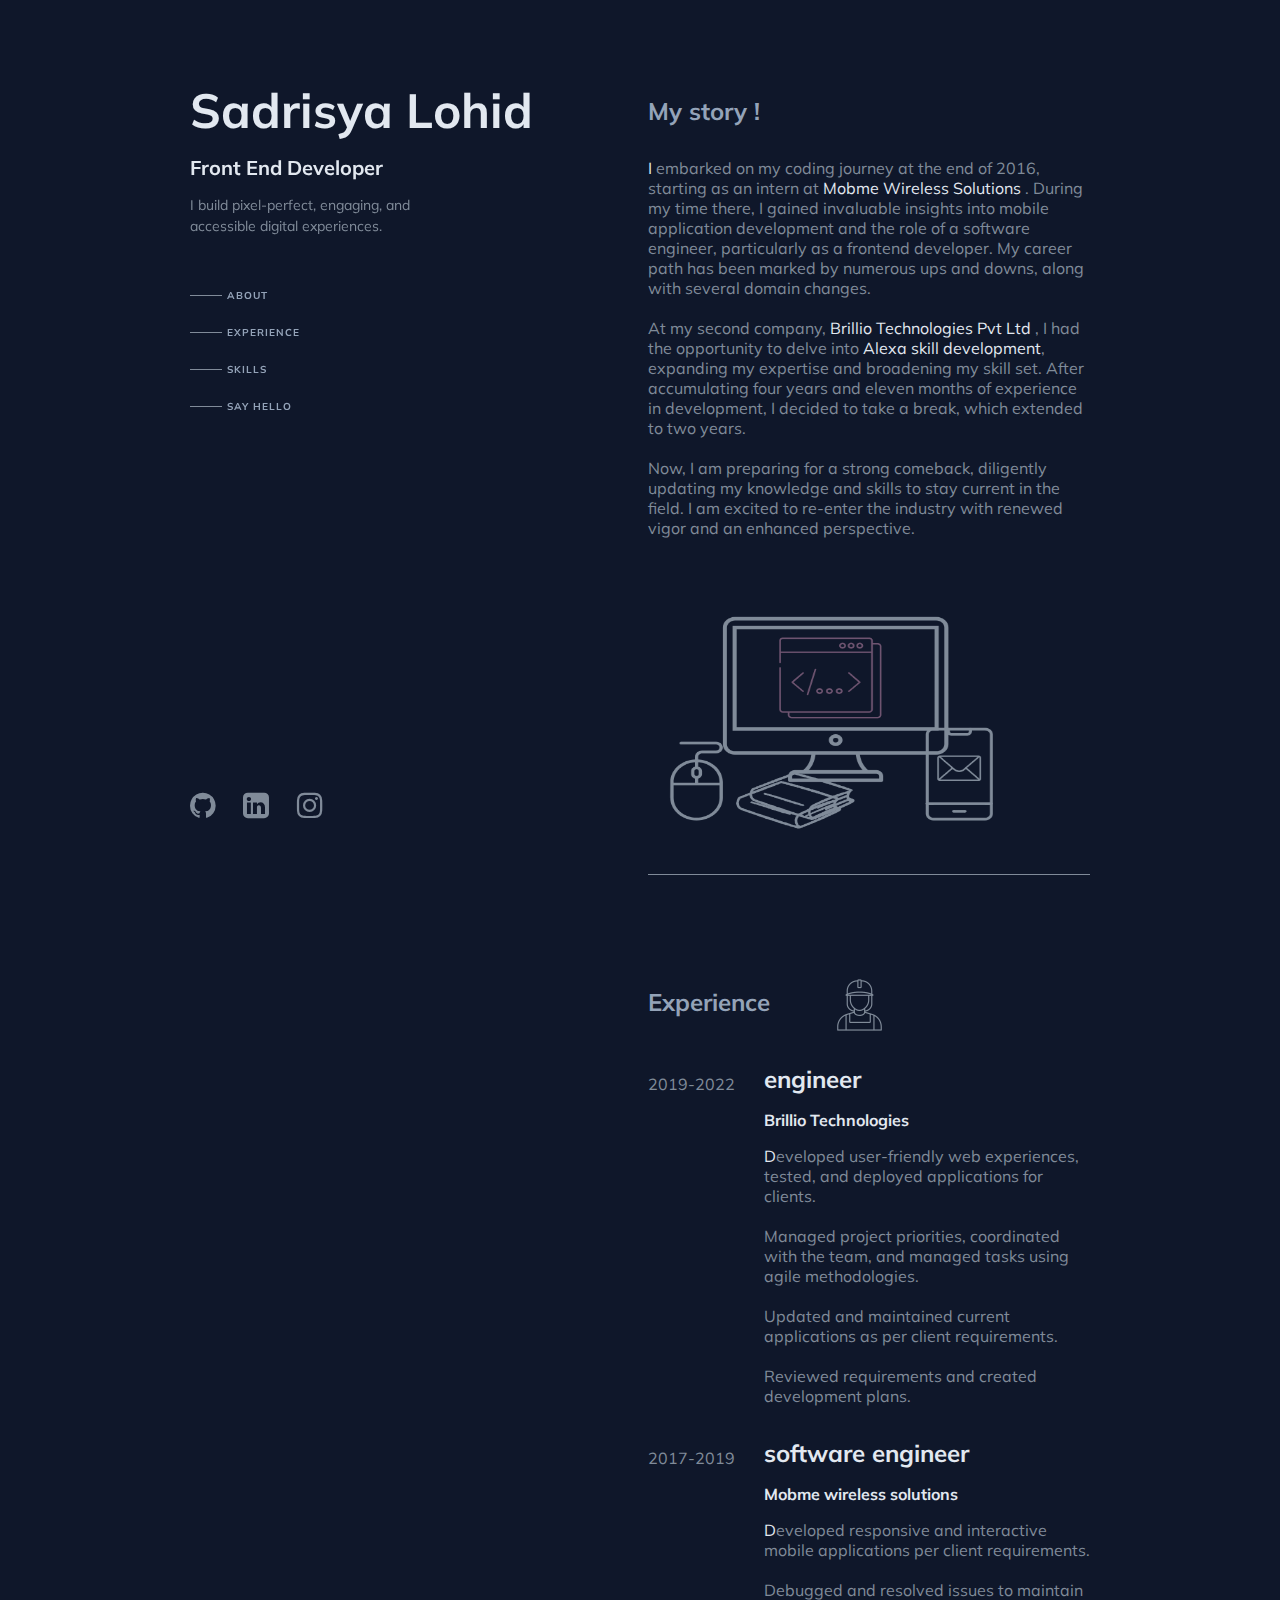
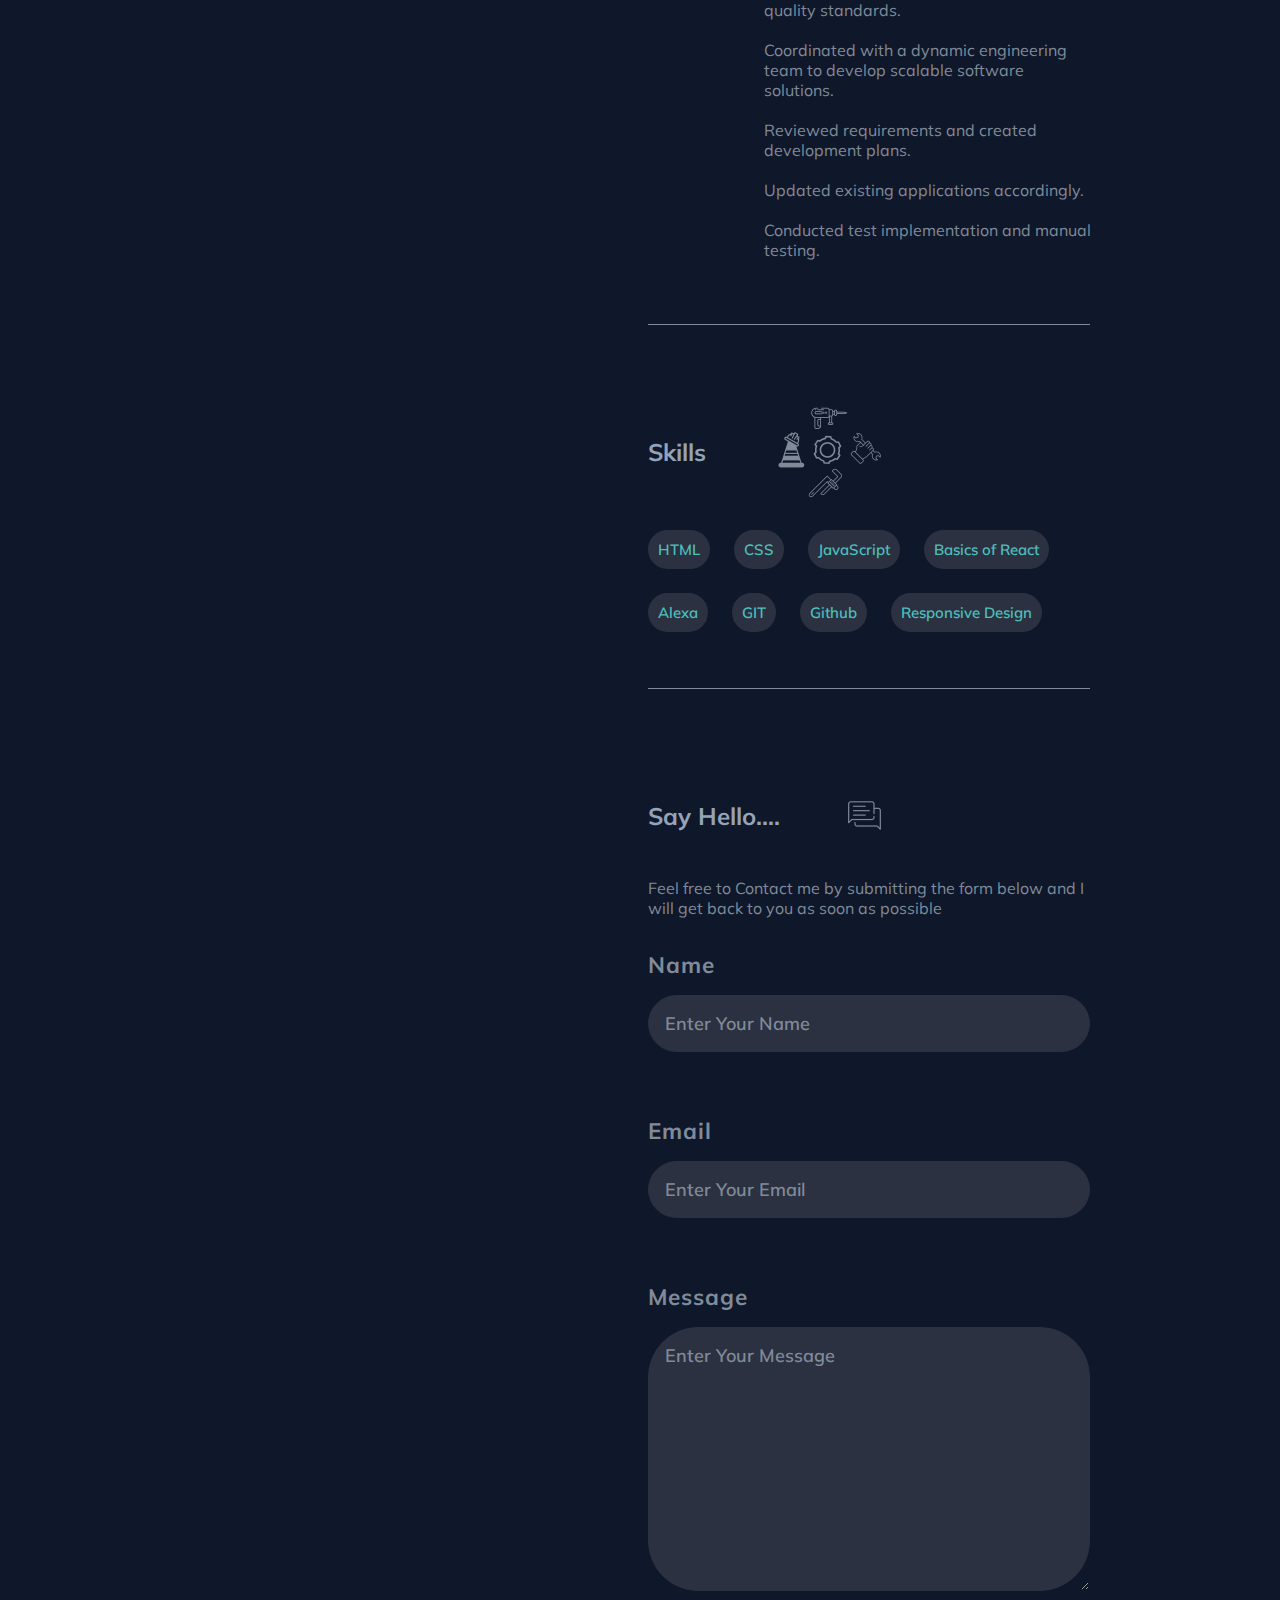
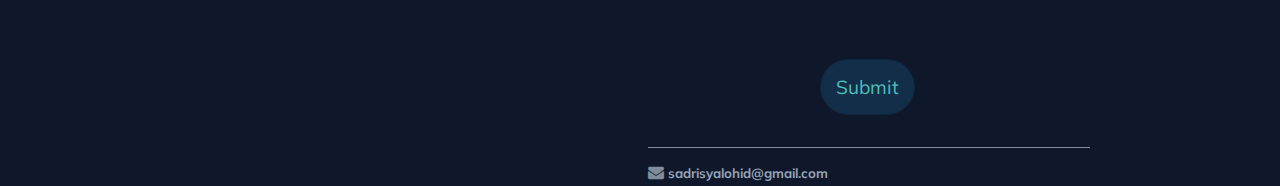
<file: index.html>
<!DOCTYPE html>
<html lang="en">

<head>
    <meta charset="UTF-8">
    <meta name="viewport" content="width=device-width, initial-scale=1.0">
    <title>Sadrisya</title>
    <link rel="stylesheet" href="./style.css">
    <link rel="stylesheet" href="https://cdnjs.cloudflare.com/ajax/libs/font-awesome/4.7.0/css/font-awesome.min.css">
    <link rel="preconnect" href="https://fonts.googleapis.com">
    <link rel="preconnect" href="https://fonts.gstatic.com" crossorigin>
    <link href="https://fonts.googleapis.com/css2?family=Mulish:ital,wght@0,200..1000;1,200..1000&display=swap"
        rel="stylesheet">

</head>

<body>
    <div id="curser_bg"></div>
    <div class="outer_body">
        <section class="main">
            <div class="container1">
                <div class="intro">
                    <h1>Sadrisya Lohid</h1>
                    <h3>Front End Developer</h3>
                    <p>I build pixel-perfect, engaging, and accessible digital experiences.</p>
                    <nav class="menu">
                        <ul class="menu_list">
                            <li class="list_items">
                                <a class="items  " id="about_title" href="#container2" onclick="">
                                    <span class="indicator transition-all "></span><span class="item_name">about</span>

                                </a>
                            </li>
                            <li class="list_items">
                                <a class="items" id="experience_title" href="#experience">
                                    <span class="indicator transition-all "></span><span
                                        class="item_name">experience</span>
                                </a>
                            </li>
                            <li class="list_items">
                                <a class="items" href="#skills">
                                    <span class="indicator transition-all "></span><span class="item_name">Skills</span>
                                </a>
                            </li>
                            <li class="list_items">
                                <a class="items" href="#say_hello">
                                    <span class="indicator transition-all "></span><span class="item_name">Say
                                        Hello</span>
                                </a>
                            </li>
                        </ul>
                    </nav>

                </div>
                <ul class="social_media">
                    <li><a class="social" href="https://github.com/sadrisya "><i class="fa fa-github"
                                style="font-size:30px"></i>
                        </a></li>
                    <li><a class="social" href="https://www.linkedin.com/in/sadrisya-lohid-004b7b100/"><i
                                class="fa fa-linkedin-square" style="font-size:30px"></i>
                        </a></li>
                    <li><a class="social" href=""><i class="fa fa-instagram" style="font-size:30px"></i>
                        </a></li>
                </ul>
            </div>
            <div id="container2" class="container2">
                <div id="about" class="bottom_border">
                    <h2>My story !</h2>
                    <p>
                        I embarked on my coding journey at the end of 2016, starting as an intern at <span
                            class="highlite"> Mobme Wireless Solutions</span>
                        . During my time there, I gained invaluable insights into mobile application
                        development and the role of a software engineer, particularly as a frontend developer. My career
                        path has been marked by numerous ups and downs, along with several domain changes.

                        <br><br> At my second company, <span class="highlite">Brillio Technologies Pvt Ltd </span>, I
                        had the opportunity to delve into
                        <span class="highlite"> Alexa skill development</span>, expanding my expertise and broadening my
                        skill set. After accumulating four
                        years and eleven months of experience in development, I decided to take a break, which extended
                        to two years.

                        <br><br>Now, I am preparing for a strong comeback, diligently updating my knowledge and skills
                        to stay
                        current in the field. I am excited to re-enter the industry with renewed vigor and an enhanced
                        perspective.


                    </p>
                    <img class="story_image" src="./images/computer.png" alt="">
                </div>
                <div id="experience" class="experience bottom_border">
                    <div class="experience_head">
                        <h2>Experience</h2>
<img class="worker" src="./images/worker.png" alt="">
                    </div>
                    <!-- <img src="./images/images.png" alt=""> -->
                    <div class="experience1">
                        <div class="year">
                            <p>2019-2022</p>
                        </div>
                        <div class="discription">
                            <h2> engineer</h2>
                            <h4>Brillio Technologies</h4>

                            <p>Developed user-friendly web experiences, tested, and
                                deployed applications for clients.<br><br> Managed project priorities, coordinated with
                                the team, and
                                managed tasks using agile methodologies.<br><br> Updated and maintained current
                                applications as per client
                                requirements. <br><br>Reviewed requirements and created development plans.</p>
                        </div>
                    </div>
                    <div class="experience2">
                        <div class="year">
                            <p>2017-2019</p>
                        </div>
                        <div class="discription">
                            <h2>software engineer</h2>

                            <h4>Mobme wireless solutions</h4>
                            <p>Developed responsive and interactive mobile applications per
                                client requirements.<br><br> Debugged and resolved issues to maintain quality standards.
                                <br><br> Coordinated with a dynamic engineering team to develop
                                scalable software solutions.<br><br> Reviewed requirements and created development
                                plans.
                                <br><br>Updated existing applications accordingly.<br><br> Conducted test implementation
                                and manual
                                testing.
                            </p>
                        </div>
                    </div>
                </div>
                <div id="skills" class="skills_Container bottom_border">
                    <div class="skills_head">
                        <h2>Skills</h2> <img class="tools" src="./images/tools.png" alt="">

                    </div>

                    <div class="skills">
                        <div class="skills__skill">HTML</div>
                        <div class="skills__skill">CSS</div>
                        <div class="skills__skill">JavaScript</div>
                        <div class="skills__skill">Basics of React</div>
                        <div class="skills__skill">Alexa</div>
                        <div class="skills__skill">GIT</div>
                        <div class="skills__skill">Github</div>
                        <div class="skills__skill">Responsive Design</div>
                    </div>

                </div>
                <div id="say_hello" class="say_hello bottom_border">
                    <div class="hello_head">
                        <h2>Say Hello....</h2>
                        <img class="message" src="./images/message.png" alt="">

                    </div>
                    <p>Feel free to Contact me by submitting the form below and I will get back to you as soon as
                        possible
                    </p>
                    <form action="#" class="contact__form" method="post">
                        <div class="contact__form-field">
                            <label class="contact__form-label" for="name">Name</label>
                            <input required="" placeholder="Enter Your Name" type="text" class="contact__form-input"
                                name="name" id="name">
                        </div>
                        <div class="contact__form-field">
                            <label class="contact__form-label" for="email">Email</label>
                            <input required="" placeholder="Enter Your Email" type="email" class="contact__form-input"
                                name="email" id="email">
                        </div>
                        <div class="contact__form-field">
                            <label class="contact__form-label" for="message">Message</label>
                            <textarea required="" cols="30" rows="10" class="contact__form-input"
                                placeholder="Enter Your Message" name="message" id="message"></textarea>
                        </div>
                        <button type="submit" class="submit">
                            Submit
                        </button>
                    </form>
                </div>
                <h5> <i class="fa fa-envelope" style="font-size:16px"></i>
                    sadrisyalohid@gmail.com</h5>

            </div>
        </section>
    </div>

    <script>
        const bg = document.getElementById('curser_bg');

        document.addEventListener('pointermove', (e) => {
            bg.style.display = 'block';

            bg.animate({
                top: e.pageY - 50 + 'px',
                left: e.pageX - 50 + 'px'
            }, {
                duration: 50,
                fill: 'both'
            })
        })
    </script>
</body>

</html>
</file>
<file: style.css>
* {
    box-sizing: border-box;
    margin: 0;
    padding: 0;
    font-family: "Mulish", sans-serif;
    font-optical-sizing: auto;
    --tw-text-opacity: 1;

    color: rgb(148 163 184 / var(--tw-text-opacity));
}

html {
    scroll-behavior: smooth;
}

.outer_body {
    --tw-bg-opacity: 1;
    background-color: rgb(15 23 42 / var(--tw-bg-opacity));
}



.main {

    margin-left: 110px;
    margin-right: 110px;
    min-height: 100vh;
    max-width: 1280px;

    padding-left: 5rem;
    padding-right: 5rem;


    /* padding: 55px 160px 50px 160px; */
    /* padding: 9% 9% 0% 9%; */
    gap: 1rem;
    justify-content: space-between;
    position: relative;
    display: flex;
    /* 
    display: grid;
    grid-template-columns: auto auto; */
}

.container1 {
    /* padding: 55px 0px 50px 160px; */
    position: sticky;
    padding-top: 5rem;
    top: 0;
    padding-bottom: 5rem;
    display: flex;
    justify-content: space-between;
    flex-direction: column;
    width: 50%;
    max-height: 100vh;
}

.intro,
.social_media {
    /* position: fixed; */
}

.intro>h1,
.intro>h3 {
    --tw-text-opacity: 1;
    color: rgb(226 232 240 / var(--tw-text-opacity));
}

.intro>h1 {
    font-size: 3rem;
    padding-bottom: 15px;
}

.intro>h3 {
    font-size: 1.25rem;
    padding-bottom: 15px;
}

.intro>p {
    line-height: 1.5;
    max-width: 16rem;
    font-size: 14px;

}

.menu {

    margin-top: 2.5rem;
    display: block;
}

.menu_list {
    list-style: none;
    width: 175px;

}

.list_items {
    /* padding: 10px 0px; */
}

.items {
    padding-top: .75rem;
    padding-bottom: .75rem;
    align-items: center;
    text-decoration: none;
    font-size: 10px;
    font-weight: bold;
    color: #8892b0;
    display: flex;
    transition: all 1s;


}

.items:active {}

.items:hover {

    font-size: 20px;
    --tw-text-opacity: 1;
    color: rgb(226 232 240 / var(--tw-text-opacity));

    .indicator {
        background-color: rgb(226 232 240 / var(--tw-text-opacity));

    }
}

.fa:hover {
    color: #4dbfbc;
    font-size: 33px !important;
}

.indicator {
    display: block;
    width: 2rem;
    background-color: rgb(128 139 153);
    height: 1px;
}

.transition-all {
    transition-property: all;
    transition-timing-function: cubic-bezier(.4, 0, .2, 1);
    transition-duration: .15s;
}

.item_name {
    letter-spacing: 1px;
    padding-left: 5px;
    text-transform: uppercase;

}

.social_media {
    width: 30%;
    display: flex;
    align-items: center;
    margin-top: 2rem;
    list-style: none;
    justify-content: space-between;


}

.fa {
    /* padding-top: 30px; */
    color: rgb(128 139 153);
}

.container2 {
    width: 50%;
    /* padding-left: 5px; */
    padding-top: 6rem;
    /* padding-bottom: 6rem; */
    display: flex;
    flex-direction: column;
    gap: 1rem;
}

#about>p::first-letter,
.discription>p::first-letter,
.highlite {
    --tw-text-opacity: 1;
    color: rgb(226 232 240 / var(--tw-text-opacity));


}

#about>p {
    padding-top: 2rem;
}

.story_image {
    height: 300px;
    width: 350px;
}
/* 
#skills,#experience
#say_hello {
    padding-top: 3rem;
} */
.experience ,.skills_Container ,.say_hello{
    padding-top: 3rem;
}
.experience1,
.experience2 {
    display: grid;
    grid-template-columns: 25% 75%;
    justify-content: space-between;
    column-gap: 5px;
    padding-bottom: 2rem;
}

.discription>h4 {
    padding: 1rem 0rem;

    --tw-text-opacity: 1;
    color: rgb(226 232 240 / var(--tw-text-opacity));
}

.discription>h2 {
    --tw-text-opacity: 1;
    color: rgb(226 232 240 / var(--tw-text-opacity));

}

.year>p {
    padding-top: 10px;
}

p {

    color: rgb(128 139 153);
}

#curser_bg {
    display: none;
    position: absolute;
    width: 100px;
    height: 100px;
    background: rgb(92, 92, 165);
    border-radius: 50%;
    filter: blur(70px);
}

.skills {
    display: flex;
    flex-wrap: wrap;
    padding-top: 1rem;
}
/* .experience_head{
    height: 200px;

} */
.skills_head,
.hello_head,.experience_head {
    width: 300px;
    display: grid;
    align-items: center;
    grid-template-columns: auto auto;
}
.hello_head{
    width: 300px;
}
.skills_head>h2 {
    text-align: start;
}

.tools,.message,.worker{
    width: 125px;
    height: 125px
}
/* .worker{
    width:200px;
    height: 200px;

} */

.skills_Container {
    /* padding-top: 2rem; */
}

.skills__skill {
    padding: 10px;
    margin-bottom: 1.5rem;
    margin-right: 1.5rem;
    font-size: 15px;
    background: rgba(153, 153, 153, 0.2);
    border-radius: 20px;
    font-weight: 600;
    color: #4dbfbc;

    /* color: rgb(128 139 153); */
}

.bottom_border {
    border-bottom: 1px solid #808b99;
    padding-bottom: 2rem;
}

/* .say_hello>p{

} */
.contact__form {
    padding-top: 2rem;
}

.contact__form {}

.contact__form-field {
    margin-bottom: 4rem;
}

.contact__form-label {
    color: rgb(128 139 153);
    font-size: 1.4rem;
    letter-spacing: 1px;
    font-weight: 700;
    margin-bottom: 1rem;
    display: block;
    text-align: left;
}

.contact__form-input {
    color: rgb(128 139 153);
    padding: 1rem;
    width: 100%;
    border: 1px solid #2b3141;
    font-size: 18px;
    letter-spacing: 0px;
    background: #2b3141;
    border-radius: 50px;
    font-weight: 600;

}

::placeholder {
    /* Edge 12-18 */
    color: rgb(128 139 153);
}

.contact__form-input:focus {
    border: 1px solid #3f3c47;
    outline: none !important;
    /* background-color: rgb(118, 143, 175); */

}

input:-webkit-autofill {
    border: 1px solid #2b3141;
    -webkit-box-shadow: 0 0 0 50px #2b3141 inset;
    background-color: #2b3141;
    -webkit-text-fill-color: #808b93;
}

input:-webkit-autofill:focus {
    border: 1px solid #2b3141;
    -webkit-box-shadow: 0 0 0 50px #2b3141 inset;
    background-color: #2b3141;
    -webkit-text-fill-color: #808b93;
}

.submit {
    color: #4dbfbc;

    border: 1px solid #0f253b;
    background: #132e48;
    padding: 15px;
    font-size: 19px;
    border-radius: 30px;
    margin: 0% 39%;
}

.container2>h5 {
    padding-bottom: 5px;
    display: inline;

}
</file>
